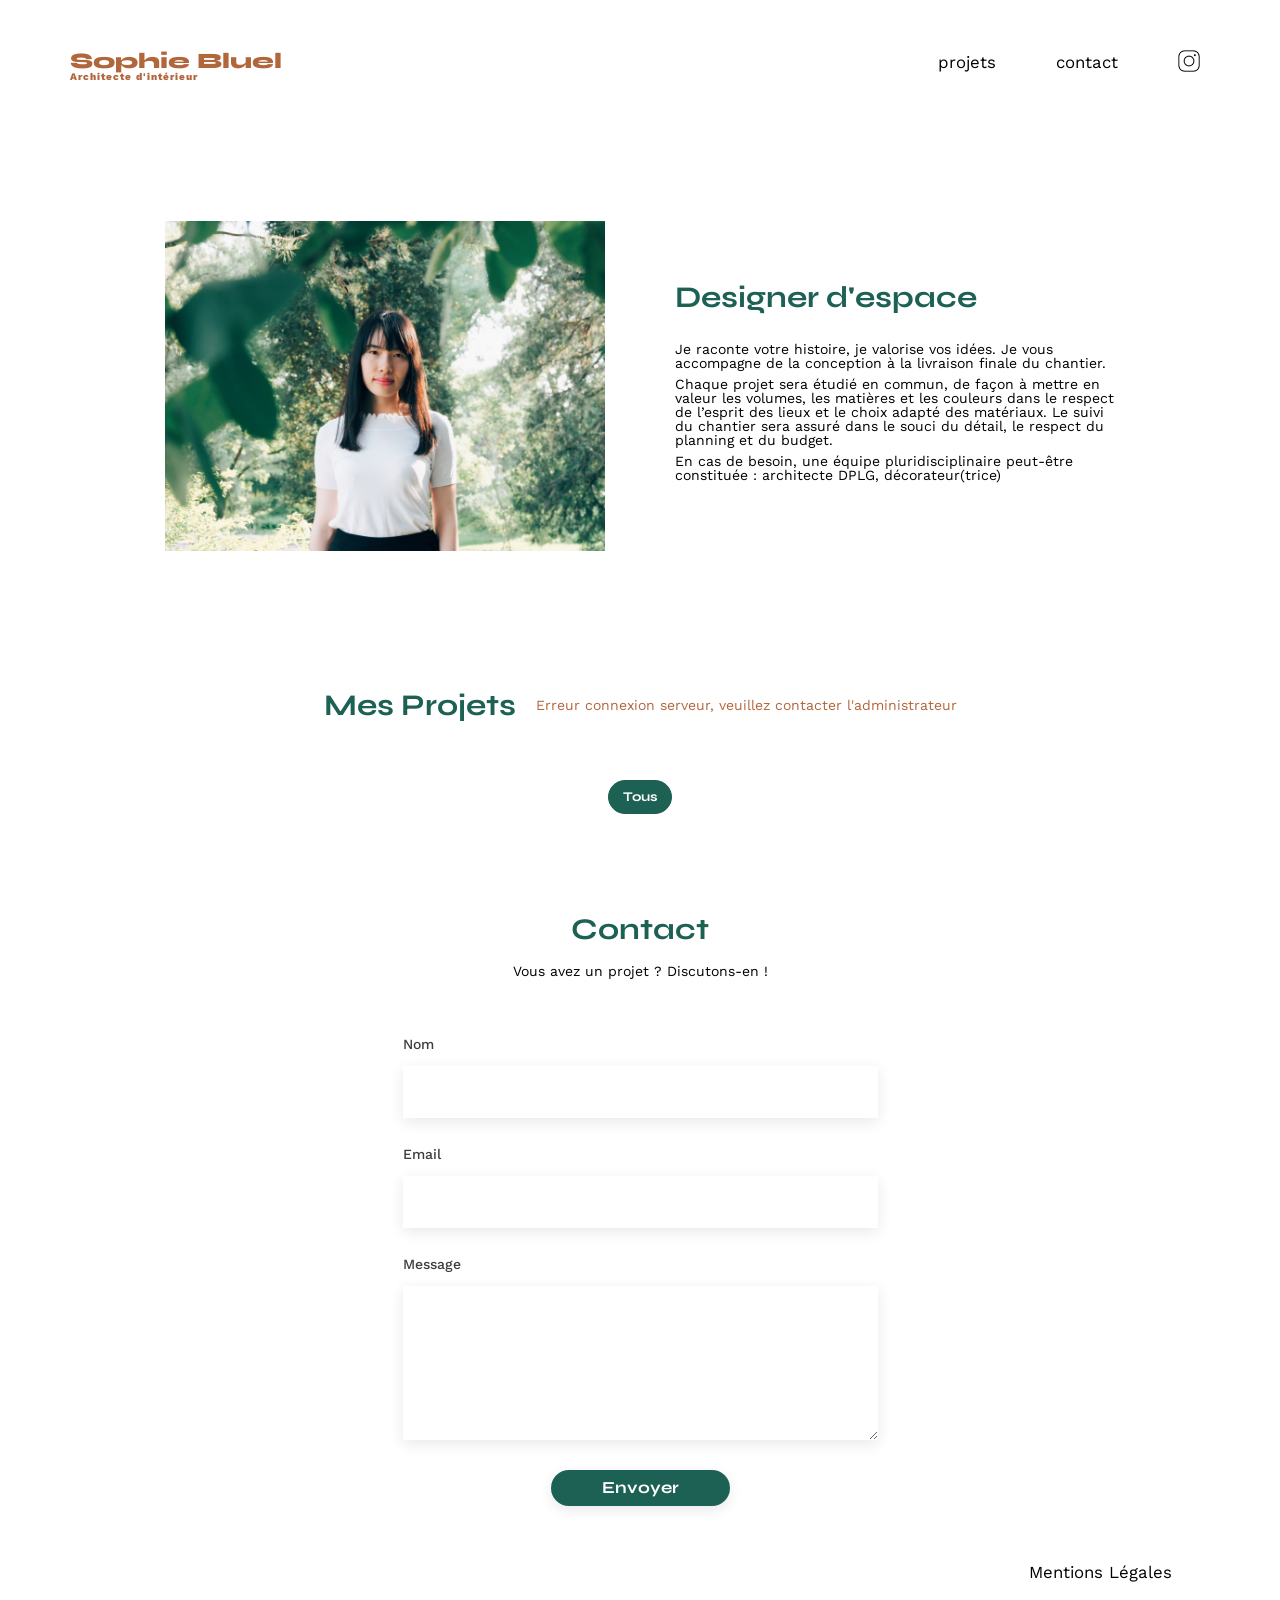
<file: FrontEnd/index.html>
<!DOCTYPE html>
<html lang="fr">
<head>
	<meta charset="UTF-8">
	<title>Sophie Bluel - Architecte d'intérieur</title>
	<meta name="viewport" content="width=device-width, initial-scale=1.0">
	<link rel="preconnect" href="https://fonts.googleapis.com">
	<link rel="preconnect" href="https://fonts.gstatic.com" crossorigin>
	<link href="https://fonts.googleapis.com/css2?family=Syne:wght@700;800&family=Work+Sans&display=swap" rel="stylesheet">
	<link rel="stylesheet" href="https://cdnjs.cloudflare.com/ajax/libs/font-awesome/6.2.1/css/all.min.css"
        integrity="sha512-MV7K8+y+gLIBoVD59lQIYicR65iaqukzvf/nwasF0nqhPay5w/9lJmVM2hMDcnK1OnMGCdVK+iQrJ7lzPJQd1w=="
        crossorigin="anonymous" referrerpolicy="no-referrer">
	<meta name="description" content="">
	<link rel="stylesheet" href="./assets/style.css">
</head>
<body>
<header>
	<h1>Sophie Bluel <span>Architecte d'intérieur</span></h1>
	<nav>
		<ul>
			<li><a href="#portfolio">projets</a></li>
			<li><a href="#contact">contact</a></li>
			<li id="linkLogin"><a href="./login.html">login</a></li>
			<li><a href="https://www.instagram.com/" target="_blank"><img src="./assets/icons/instagram.png" alt="Instagram"></a></li>
		</ul>
	</nav>
</header>
<main>
	<section id="introduction">
		<figure>
			<img src="./assets/images/sophie-bluel.png" alt="">
		</figure>
		<article>
			<h2>Designer d'espace</h2>
			<p>Je raconte votre histoire, je valorise vos idées. Je vous accompagne de la conception à la livraison finale du chantier.</p>
			<p>Chaque projet sera étudié en commun, de façon à mettre en valeur les volumes, les matières et les couleurs dans le respect de l’esprit des lieux et le choix adapté des matériaux. Le suivi du chantier sera assuré dans le souci du détail, le respect du planning et du budget.</p>
			<p>En cas de besoin, une équipe pluridisciplinaire peut-être constituée : architecte DPLG, décorateur(trice)</p>
		</article>
	</section>
	<section id="portfolio">
		<div class="title">
			<h2>Mes Projets</h2>
			<p id="manageWorks" class="open-modal modal-trigger"></p>
		</div>
		<div class="modal-container">
			<div class="overlay modal-trigger"></div>
			<div id="modal" class="modal">	
			</div>
		</div>		
		<div id="filter" class="filter">			
			<button id="btn-all" class="btn-filter btn-active">Tous</button>					
		</div>
		<div class="gallery">	
		</div>
	</section>
	<section id="contact">
		<h2>Contact</h2>
		<p>Vous avez un projet ? Discutons-en !</p>
		<form action="#" method="post">
			<label for="name">Nom</label>
			<input type="text" name="name" id="name" autocomplete="name" required>
			<label for="email">Email</label>
			<input type="email" name="email" id="email" autocomplete="email" required>
			<label for="message">Message</label>
			<textarea name="message" id="message" cols="30" rows="10" minlength="15" required></textarea>
			<input type="submit" value="Envoyer">
		</form>
		<p id="coMessage"></p>
	</section>
</main>

<footer>
	<nav>
		<ul>
			<li>Mentions Légales</li>
		</ul>
	</nav>
</footer>
<script type="module" src="./assets/JS/index.js"></script>
<script type="module" src="./assets/JS/api.js"></script>
<script type="module" src="./assets/JS/modal.js"></script>
<script type="module" src="./assets/JS/form.js"></script>
<script type="module" src="./assets/JS/utils.js"></script>
</body>
</html>
</file>
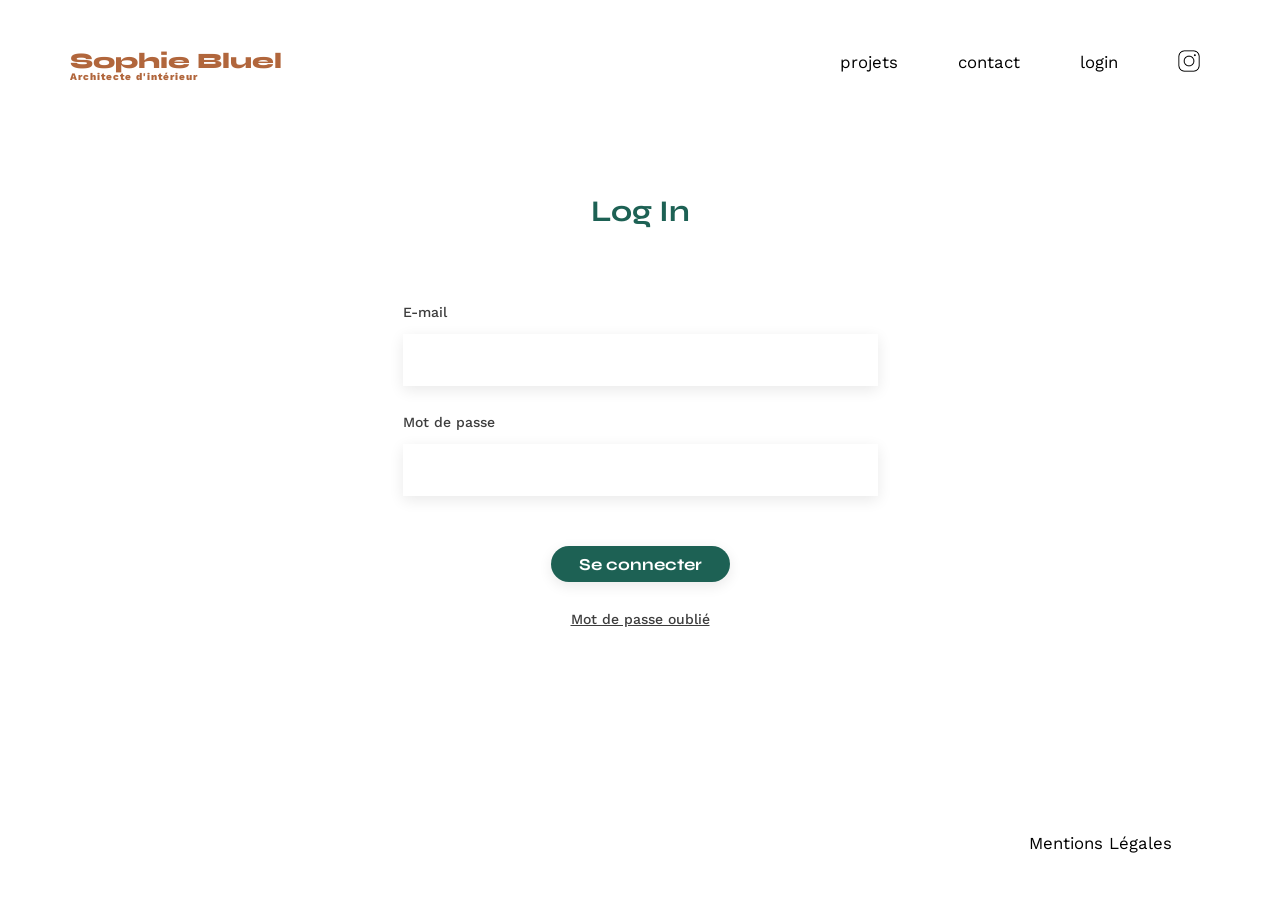
<file: FrontEnd/login.html>
<!DOCTYPE html>
<html lang="fr">
<head>
	<meta charset="UTF-8">
	<title>Sophie Bluel - Architecte d'intérieur</title>
	<meta name="viewport" content="width=device-width, initial-scale=1.0">
	<link rel="preconnect" href="https://fonts.googleapis.com">
	<link rel="preconnect" href="https://fonts.gstatic.com" crossorigin>
	<link href="https://fonts.googleapis.com/css2?family=Syne:wght@700;800&family=Work+Sans&display=swap" rel="stylesheet">
	<meta name="description" content="">
	<link rel="stylesheet" href="./assets/style.css">
</head>
<body>
<header>
	<a href="./index.html"><h1>Sophie Bluel <span>Architecte d'intérieur</span></h1></a>
	<nav>
		<ul>
			<li><a href="./index.html#portfolio">projets</a></li>
			<li><a href="./index.html#contact">contact</a></li>
			<li id="linkLogin"><a href="./login.html">login</a></li>
			<li><a href="https://www.instagram.com/" target="_blank"><img src="./assets/icons/instagram.png" alt="Instagram"></a></li>
		</ul>
	</nav>
</header>
<main>
	<section id="login">		
		<h2>Log In</h2>
			<form id="loginForm">							
				<label for="email">E-mail<span id="spanEmail"></span></label>
				<input type="email" name="email" id="email" autocomplete="email">
				<label for="password">Mot de passe</label>
				<input type="password" name="password" id="password" autocomplete="current-password">
				<p id="msgLogin"></p>
				<input id="submit" type="submit" value="Se connecter">
			</form>
			<a href="">Mot de passe oublié</a>	
	</section>	
</main>
<footer>
	<nav>
		<ul>
			<li>Mentions Légales</li>
		</ul>
	</nav>
</footer>
<script type="module" src="./assets/JS/login.js"></script>
<script type="module" src="./assets/JS/utils.js"></script>
</body>
</html>
</file>
<file: FrontEnd/assets/style.css>
/* http://meyerweb.com/eric/tools/css/reset/
   v2.0 | 20110126
   License: none (public domain)
*/

html,
body,
div,
span,
applet,
object,
iframe,
h1,
h2,
h3,
h4,
h5,
h6,
p,
blockquote,
pre,
a,
abbr,
acronym,
address,
big,
cite,
code,
del,
dfn,
em,
img,
ins,
kbd,
q,
s,
samp,
small,
strike,
strong,
sub,
sup,
tt,
var,
b,
u,
i,
center,
dl,
dt,
dd,
ol,
ul,
li,
fieldset,
form,
label,
legend,
table,
caption,
tbody,
tfoot,
thead,
tr,
th,
td,
article,
aside,
canvas,
details,
embed,
figure,
figcaption,
footer,
header,
hgroup,
menu,
nav,
output,
ruby,
section,
summary,
time,
mark,
audio,
video {
  margin: 0;
  padding: 0;
  border: 0;
  font-size: 100%;
  font: inherit;
  vertical-align: baseline;
}
/* HTML5 display-role reset for older browsers */
article,
aside,
details,
figcaption,
figure,
footer,
header,
hgroup,
menu,
nav,
section {
  display: block;
}
body {
  line-height: 1;
}
ol,
ul {
  list-style: none;
}
blockquote,
q {
  quotes: none;
}
blockquote:before,
blockquote:after,
q:before,
q:after {
  content: "";
  content: none;
}
table {
  border-collapse: collapse;
  border-spacing: 0;
}
a {
  color: inherit;
  text-decoration: inherit;
}

/** end reset css**/
body {
  max-width: 1140px;
  margin: auto;
  font-family: "Work Sans";
  font-size: 14px;
}
header {
  display: flex;
  justify-content: space-between;
  margin: 50px 0;
}
main {
  margin: auto 95px;
}
section {
  margin: 50px 0;
}

h1 {
  display: flex;
  flex-direction: column;
  font-family: "Syne";
  font-size: 22px;
  font-weight: 800;
  color: #b1663c;
}

h1 > span {
  font-family: "Work Sans";
  font-size: 10px;
  letter-spacing: 0.1em;
}

h2 {
  font-family: "Syne";
  font-weight: 700;
  font-size: 30px;
  color: #1d6154;
}
nav ul {
  display: flex;
  align-items: center;
  list-style-type: none;
  gap: 40px;
}
nav li {
  padding: 0 10px;
  font-size: 1.2em;
  cursor: pointer;
}

nav img {
  height: 22px;
  width: 22px;
}

li:hover {
  color: #b1663c;
}

#introduction {
  margin: 139px auto;
  display: flex;
  align-items: center;
  gap: 70px;
}
#introduction figure {
  flex: 1;
}
#introduction img {
  display: block;
  margin: auto;
  width: 100%;
}

#introduction article {
  flex: 1;
}
#introduction h2 {
  margin-bottom: 1em;
}

#introduction p {
  margin-bottom: 0.5em;
}
#portfolio .title {
  display: flex;
  justify-content: center;
  align-items: center;
  gap: 20px;
  margin-bottom: 60px;
}
#portfolio .fa-style {
  margin: 10px;
}

#portfolio .open-modal {
  cursor: pointer;
}

#portfolio .modal-container {
  display: none;
  position: fixed;
  top: 0;
  left: 0;
  height: 100vw;
  width: 100vw;
}

#portfolio .modal-container.active {
  display: block;
}

#portfolio .overlay {
  position: absolute;
  width: 100%;
  height: 100%;
  background-color: rgba(0, 0, 0, 0.3);
}

#portfolio .modal {
  width: 95%;
  min-width: 300px;
  max-width: 630px;
  background: white;
  border-radius: 10px;
  position: absolute;
  top: 25%;
  left: 50%;
  transform: translate(-50%, -50%);
  display: flex;
  flex-direction: column;
  align-items: center;
  justify-content: space-between;
  gap: 20px;
  padding-top: 60px;
  padding-bottom: 45px;
}

#portfolio .close-modal {
  position: absolute;
  top: 25px;
  right: 30px;
  cursor: pointer;
}

#portfolio .navLeftMod {
  position: absolute;
  top: 25px;
  left: 30px;
  cursor: pointer;
}

#portfolio h3 {
  color: #000;
  text-align: center;
  font-family: "Work Sans";
  font-size: 26px;
  font-style: normal;
  font-weight: 400;
  line-height: normal;
  margin-bottom: 20px;
}

#portfolio .gridImgModal {
  width: 70%;
  display: grid;
  grid-template-columns: 1fr 1fr 1fr 1fr 1fr;
  row-gap: 20px;
  column-gap: 6px;
  border-bottom: 1px solid #b3b3b3;
  padding-bottom: 65px;
}
#portfolio .imgBoxMod {
  position: relative;
  height: 104px;
  width: 78px;
}

#portfolio .imgBoxMod img {
  position: relative;
  height: 100%;
  width: 100%;
}

#portfolio .imgBoxMod .trash {
  position: absolute;
  top: 5px;
  right: 5px;
  padding: 9px 5px 10px 4px;
  color: white;
  background: #000;
  cursor: pointer;
}
:is(#msgDel, #msgAddForm) {
  color: #b1663c;
  font-family: "Work Sans";
  font-size: 14px;
  font-style: normal;
  font-weight: 500;
}

#portfolio .btnModal {
  width: 40%;
  font-family: "Syne";
  font-weight: 700;
  color: white;
  background-color: #1d6154;
  padding: 0.6em 1em;
  border: solid 1px #1d6154;
  border-radius: 60px;
  text-align: center;
  cursor: pointer;
  margin-top: 20px;
}

#portfolio .formModal {
  width: 70%;
  display: flex;
  flex-direction: column;
  justify-content: space-between;
  gap: 10px;
  border-bottom: 1px solid #b3b3b3;
  padding-bottom: 45px;
}

#portfolio .boxUpload {
  width: 100%;
  height: 169px;
  background: #e8f1f6;
  display: flex;
  flex-direction: column;
  justify-content: center;
  align-items: center;
  gap: 10px;
}

#imgPreviewContainer {
  display: none;
}

#imagePreview {
  height: 169px;
  vertical-align: middle;
}

#portfolio .boxUpload .imgUpload {
  margin-top: 18px;
  color: #cbd6dc;
  background: #e8f1f6;
}
#portfolio .boxUpload .labelUpload {
  background: #cbd6dc;
  color: #306685;
  text-align: center;
  font-family: "Work Sans";
  font-size: 14px;
  font-style: normal;
  font-weight: 500;
  line-height: normal;
  padding: 0.5em 2em;
  margin-top: 0;
  border: solid 1px #cbd6dc;
  border-radius: 60px;
  text-align: center;
  cursor: pointer;
}

#portfolio .boxUpload p {
  color: #444;
  text-align: center;
  font-family: "Work Sans";
  font-size: 10px;
  font-style: normal;
  font-weight: 400;
  line-height: normal;
  margin-bottom: 17px;
}
#portfolio .boxUpload input[type="file"] {
  display: none;
}

#portfolio .formModal label {
  color: #3d3d3d;
  font-family: "Work Sans";
  font-size: 14px;
  font-style: normal;
  font-weight: 500;
  line-height: normal;
  margin-top: 10px;
}

#portfolio .formModal input,
select {
  width: 100%;
  height: 50px;
  border: none;
  box-shadow: 0px 4px 14px rgba(0, 0, 0, 0.09);
  color: #444444;
  font-family: "Work Sans";
  font-size: 14px;
  font-style: normal;
  font-weight: 400;
  line-height: normal;
}

#portfolio .btnModal2 {
  width: 40%;
  font-family: "Syne";
  font-weight: 700;
  color: white;
  background-color: #a7a7a7;
  padding: 0.6em 1em;
  border: solid 1px #a7a7a7;
  border-radius: 60px;
  text-align: center;
}

#portfolio .btnModal2.active {
  background-color: #1d6154;
  border: solid 1px #1d6154;
  cursor: pointer;
}

#portfolio .filter {
  display: flex;
  flex-direction: row;
  justify-content: center;
  align-items: center;
  margin-bottom: 30px;
  gap: 10px;
}

#portfolio .btn-filter {
  font-family: "Syne";
  font-weight: 700;
  color: #1d6154;
  background-color: white;
  padding: 0.6em 1em;
  border: solid 1px #1d6154;
  border-radius: 60px;
  text-align: center;
}

#portfolio .btn-filter:hover {
  color: white;
  background-color: #1d6154;
}

#portfolio .btn-filter.btn-active {
  color: white;
  background-color: #1d6154;
}

.gallery {
  width: 100%;
  padding-top: 20px;
  display: grid;
  grid-template-columns: 1fr 1fr 1fr;
  grid-column-gap: 20px;
  grid-row-gap: 20px;
}

.gallery img {
  width: 100%;
}

.gallery figcaption {
  font-size: 13px;
  color: #3d3d3d;
}

:is(#contact, #login) {
  width: 50%;
  margin: auto;
}
:is(#contact, #login) > * {
  text-align: center;
}
:is(#contact, #login) h2 {
  margin-bottom: 20px;
}
:is(#contact, #login) form {
  text-align: left;
  margin-top: 30px;
  display: flex;
  flex-direction: column;
}

:is(#contact, #login) input {
  height: 50px;
  font-size: 1.2em;
  border: none;
  box-shadow: 0px 4px 14px rgba(0, 0, 0, 0.09);
}
:is(#contact, #login) label {
  margin: 2em 0 1em 0;
  color: #3d3d3d;
  font-family: "Work Sans";
  font-size: 14px;
  font-style: normal;
  font-weight: 500;
  line-height: normal;
}
#contact textarea {
  border: none;
  box-shadow: 0px 4px 14px rgba(0, 0, 0, 0.09);
}

:is(#contact, #login) input[type="submit"] {
  height: 36px;
  width: 179px;
  font-family: "Syne";
  font-weight: 700;
  color: white;
  background-color: #1d6154;
  margin: 1.8em auto;
  text-align: center;
  border-radius: 60px;
  cursor: pointer;
}

#login {
  display: flex;
  flex-direction: column;
  margin-top: 12%;
  margin-bottom: 22%;
}

#login input[type="submit"] {
  background-color: #1d6154;
  cursor: pointer;
}

:is(#spanEmail, #msgLogin) {
  color: #b1663c;
}

#msgLogin {
  text-align: center;
  margin-top: 20px;
}
#login a {
  color: #3d3d3d;
  font-family: "Work Sans";
  font-size: 14px;
  font-style: normal;
  font-weight: 500;
  text-decoration: underline;
}

footer nav ul {
  display: flex;
  justify-content: flex-end;
  margin: 2em;
}
</file>
